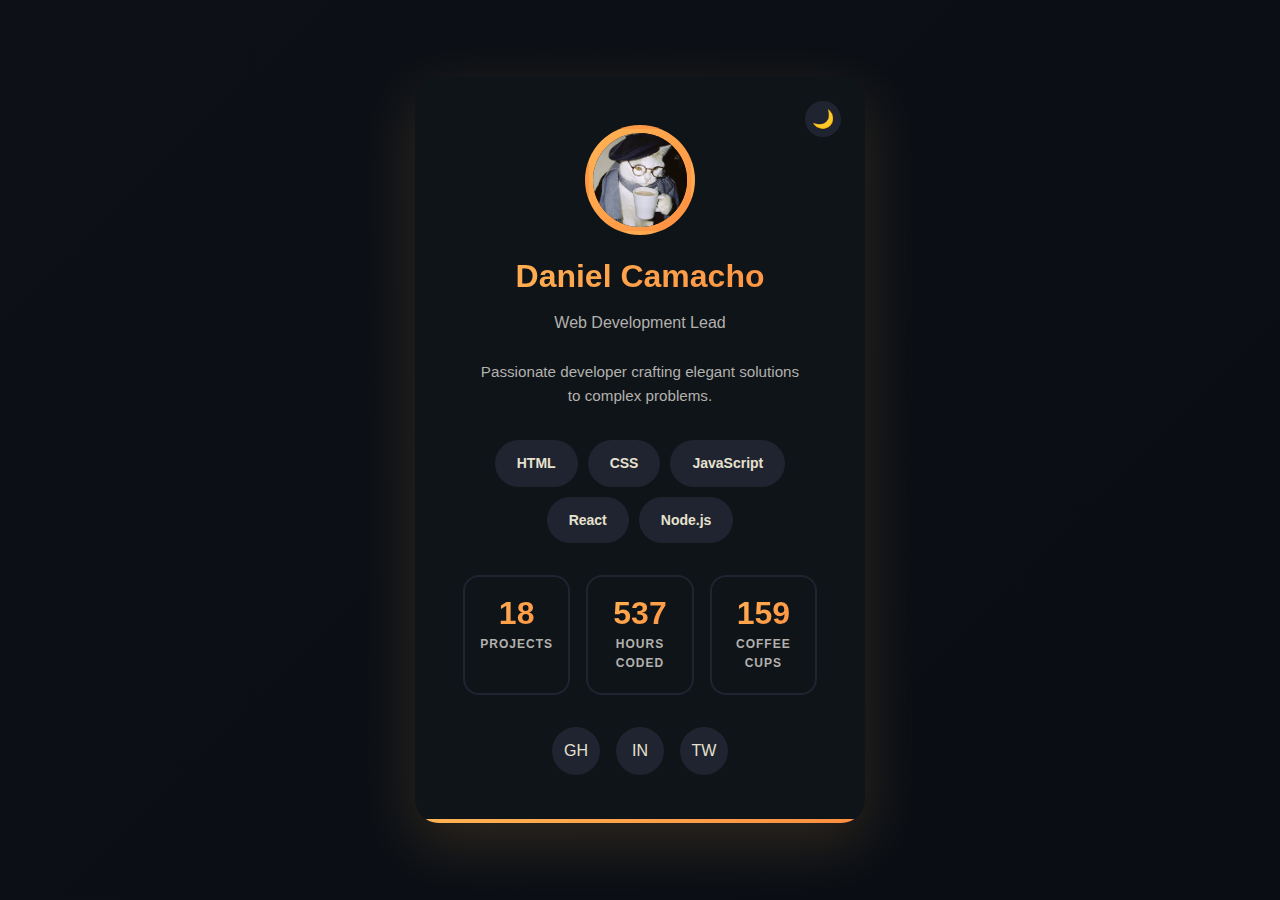
<file: dev-card-project/index.html>
<!DOCTYPE html>
<html lang="en">
<head>
    <meta charset="UTF-8">
    <meta name="viewport" content="width=device-width, initial-scale=1.0">
    <title>Developer Card</title>
    <link rel="stylesheet" href="css/styles.css">
</head>
<body>
    <div class="container">
        <div class="card">
            <!-- Theme Toggle -->
            <button class="theme-toggle" id="themeToggle" aria-label="Toggle theme">🌙</button>
            
            <!-- Profile -->
            <div class="profile">
                <div class="avatar">
                    <img src="assets/images/avatar.jpg" alt="Developer Avatar">
                </div>
                <h1 class="name">Daniel Camacho</h1>
                <p class="role">Web Development Lead</p>
            </div>

            <!-- Bio -->
            <div class="bio">
                <p>Passionate developer crafting elegant solutions to complex problems.</p>
            </div>

            <!-- Skills -->
            <div class="skills">
                <span class="skill">HTML</span>
                <span class="skill">CSS</span>
                <span class="skill">JavaScript</span>
                <span class="skill">React</span>
                <span class="skill">Node.js</span>
            </div>

            <!-- Stats -->
            <div class="stats">
                <div class="stat">
                    <h3 id="projects">0</h3>
                    <p>Projects</p>
                </div>
                <div class="stat">
                    <h3 id="hours">0</h3>
                    <p>Hours Coded</p>
                </div>
                <div class="stat">
                    <h3 id="coffee">0</h3>
                    <p>Coffee Cups</p>
                </div>
            </div>

            <!-- Social -->
            <div class="social">
                <a href="#" class="social-link" aria-label="GitHub">
                    <span>GH</span>
                </a>
                <a href="#" class="social-link" aria-label="LinkedIn">
                    <span>IN</span>
                </a>
                <a href="#" class="social-link" aria-label="Twitter">
                    <span>TW</span>
                </a>
            </div>
        </div>
    </div>

    <script src="js/app.js"></script>
</body>
</html>
</file>
<file: dev-card-project/css/styles.css>
/* ==================== CSS VARIABLES ==================== */
:root {
    --bg: linear-gradient(135deg, #0D1117 0%, #0A0E14 100%);
    --card-bg: #0F1419;
    --text: #E6E1CF;
    --text-light: #B3B1AD;
    --accent: #FFB454;
    --accent-gradient: linear-gradient(135deg, #FFB454 0%, #FF8F40 100%);
    --skill-bg: #1F2430;
    --skill-text: #E6E1CF;
    --stat-bg: #0F1419;
    --stat-border: #1F2430;
    --shadow: rgba(0, 0, 0, 0.3);
    --shadow-lg: rgba(255, 180, 84, 0.15);
}

body.dark {
    --bg: linear-gradient(135deg, #0A0E14 0%, #01060E 100%);
    --card-bg: #0D1017;
    --text: #E6E1CF;
    --text-light: #8A8A80;
    --accent: #39BAE6;
    --accent-gradient: linear-gradient(135deg, #39BAE6 0%, #59C2FF 100%);
    --skill-bg: #151A1F;
    --skill-text: #B3B1AD;
    --stat-bg: #0A0E14;
    --stat-border: #1F2430;
    --shadow: rgba(0, 0, 0, 0.5);
    --shadow-lg: rgba(57, 186, 230, 0.2);
}

/* ==================== BASE STYLES ==================== */
* {
    margin: 0;
    padding: 0;
    box-sizing: border-box;
}

body {
    font-family: -apple-system, BlinkMacSystemFont, 'Segoe UI', Roboto, Oxygen, Ubuntu, Cantarell, sans-serif;
    background: var(--bg);
    color: var(--text);
    line-height: 1.6;
    transition: all 0.3s ease;
}

/* ==================== CONTAINER ==================== */
.container {
    min-height: 100vh;
    display: flex;
    align-items: center;
    justify-content: center;
    padding: 20px;
}

/* ==================== CARD ==================== */
.card {
    background: var(--card-bg);
    border-radius: 24px;
    padding: 3rem;
    max-width: 450px;
    width: 100%;
    box-shadow: 0 20px 60px var(--shadow-lg);
    position: relative;
    transition: transform 0.4s ease, box-shadow 0.4s ease;
    overflow: hidden;
}

.card::before {
    content: '';
    position: absolute;
    bottom: 0;
    left: 0;
    right: 0;
    height: 4px;
    background: var(--accent-gradient);
}

.card:hover {
    transform: translateY(-3px);
    box-shadow: 0 25px 60px var(--shadow-lg);
}

/* ==================== THEME TOGGLE ==================== */
.theme-toggle {
    position: absolute;
    top: 1.5rem;
    right: 1.5rem;
    background: var(--skill-bg);
    border: none;
    border-radius: 50%;
    width: 36px;
    height: 36px;
    font-size: 18px;
    cursor: pointer;
    transition: transform 0.3s;
}

.theme-toggle:hover {
    transform: rotate(10deg) scale(1.05);
}

/* ==================== PROFILE ==================== */
.profile {
    text-align: center;
    margin-bottom: 1.5rem;
}

.avatar {
    width: 110px;
    height: 110px;
    margin: 0 auto 1rem;
    border-radius: 50%;
    overflow: hidden;
    border: 4px solid transparent;
    background: var(--accent-gradient);
    padding: 4px;
    position: relative;
}

.avatar::before {
    content: '';
    position: absolute;
    inset: 4px;
    border-radius: 50%;
    background: var(--card-bg);
    z-index: 1;
}

.avatar img {
    width: 100%;
    height: 100%;
    object-fit: cover;
    position: relative;
    z-index: 2;
    border-radius: 50%;
}

.name {
    font-size: 2rem;
    font-weight: 700;
    margin-bottom: 0.5rem;
    background: var(--accent-gradient);
    -webkit-background-clip: text;
    -webkit-text-fill-color: transparent;
    background-clip: text;
}

.role {
    color: var(--text-light);
    font-size: 1rem;
    font-weight: 500;
}

/* ==================== BIO ==================== */
.bio {
    text-align: center;
    color: var(--text-light);
    font-size: 0.95rem;
    margin-bottom: 2rem;
    line-height: 1.6;
    padding: 0 1rem;
}

/* ==================== SKILLS ==================== */
.skills {
    display: flex;
    flex-wrap: wrap;
    gap: 0.625rem;
    justify-content: center;
    margin-bottom: 2rem;
}

.skill {
    background: var(--skill-bg);
    color: var(--skill-text);
    padding: 0.625rem 1.25rem;
    border-radius: 24px;
    font-size: 0.875rem;
    font-weight: 600;
    cursor: pointer;
    transition: all 0.3s ease;
    border: 2px solid transparent;
}

.skill:hover {
    background: var(--accent-gradient);
    color: white;
    transform: translateY(-2px);
    box-shadow: 0 4px 12px var(--shadow);
    border-color: var(--accent);
}

/* ==================== STATS ==================== */
.stats {
    display: grid;
    grid-template-columns: repeat(3, 1fr);
    gap: 1rem;
    margin-bottom: 2rem;
}

.stat {
    background: var(--stat-bg);
    border: 2px solid var(--stat-border);
    border-radius: 16px;
    padding: 1.25rem 0.75rem;
    text-align: center;
    transition: all 0.3s ease;
    position: relative;
    overflow: hidden;
}

.stat::before {
    content: '';
    position: absolute;
    top: 0;
    left: 0;
    right: 0;
    height: 3px;
    background: var(--accent-gradient);
    transform: scaleX(0);
    transition: transform 0.3s ease;
}

.stat:hover {
    transform: translateY(-2px);
    border-color: var(--accent);
    box-shadow: 0 4px 16px var(--shadow);
}

.stat:hover::before {
    transform: scaleX(1);
}

.stat h3 {
    font-size: 2rem;
    font-weight: 700;
    background: var(--accent-gradient);
    -webkit-background-clip: text;
    -webkit-text-fill-color: transparent;
    background-clip: text;
    margin-bottom: 0.375rem;
    line-height: 1;
}

.stat p {
    color: var(--text-light);
    font-size: 0.75rem;
    text-transform: uppercase;
    letter-spacing: 1px;
    font-weight: 600;
}

/* ==================== SOCIAL ==================== */
.social {
    display: flex;
    justify-content: center;
    gap: 1rem;
}

.social-link {
    width: 48px;
    height: 48px;
    border-radius: 50%;
    background: var(--skill-bg);
    color: var(--text);
    display: flex;
    align-items: center;
    justify-content: center;
    text-decoration: none;
    transition: all 0.3s ease;
    border: 2px solid transparent;
    position: relative;
}

.social-link:hover {
    background: var(--accent-gradient);
    color: white;
    transform: translateY(-2px);
    box-shadow: 0 4px 16px var(--shadow);
    border-color: var(--accent);
}

/* ==================== RESPONSIVE ==================== */
@media (max-width: 480px) {
    .card {
        padding: 2rem 1.5rem;
    }

    .name {
        font-size: 1.75rem;
    }

    .stats {
        gap: 0.75rem;
    }

    .stat {
        padding: 1rem 0.5rem;
    }

    .stat h3 {
        font-size: 1.5rem;
    }
}
</file>
